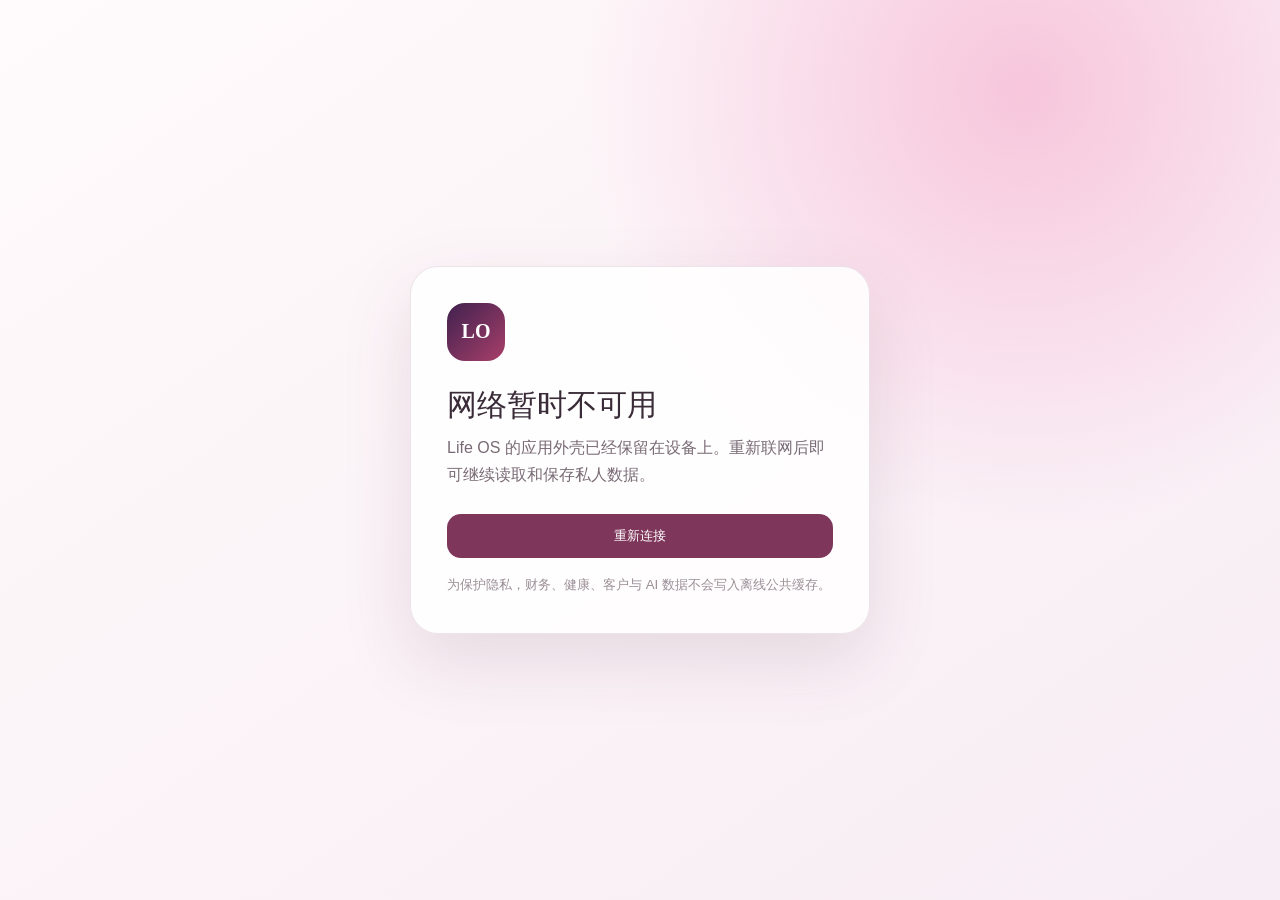
<file: offline.html>
<!doctype html>
<html lang="zh-CN">
  <head>
    <meta charset="UTF-8" />
    <meta name="viewport" content="width=device-width,initial-scale=1,viewport-fit=cover" />
    <meta name="theme-color" content="#a83f69" />
    <title>Life OS · 暂时离线</title>
    <style>
      *{box-sizing:border-box}body{min-height:100dvh;margin:0;display:grid;place-items:center;padding:24px;color:#392b37;background:radial-gradient(circle at 80% 10%,#f7c6dc 0,transparent 34%),linear-gradient(145deg,#fffafb,#f7edf4);font:16px/1.7 Inter,"PingFang SC","Microsoft YaHei",sans-serif}.card{width:min(460px,100%);padding:36px;border:1px solid rgba(125,67,97,.14);border-radius:28px;background:rgba(255,255,255,.86);box-shadow:0 26px 70px rgba(94,44,73,.13)}.mark{width:58px;height:58px;display:grid;place-items:center;border-radius:18px;color:#fff;background:linear-gradient(135deg,#40214f,#a83f69);font:800 20px Georgia,serif}h1{margin:24px 0 8px;font:500 30px Georgia,"Songti SC",serif}p{margin:0;color:#796b75}button{width:100%;margin-top:26px;padding:13px 18px;border:0;border-radius:14px;color:#fff;background:#7f365b;font:700 15px inherit;cursor:pointer}small{display:block;margin-top:16px;color:#9b8f97}
    </style>
  </head>
  <body>
    <main class="card">
      <div class="mark">LO</div>
      <h1>网络暂时不可用</h1>
      <p>Life OS 的应用外壳已经保留在设备上。重新联网后即可继续读取和保存私人数据。</p>
      <button type="button" onclick="location.reload()">重新连接</button>
      <small>为保护隐私，财务、健康、客户与 AI 数据不会写入离线公共缓存。</small>
    </main>
  </body>
</html>
</file>
